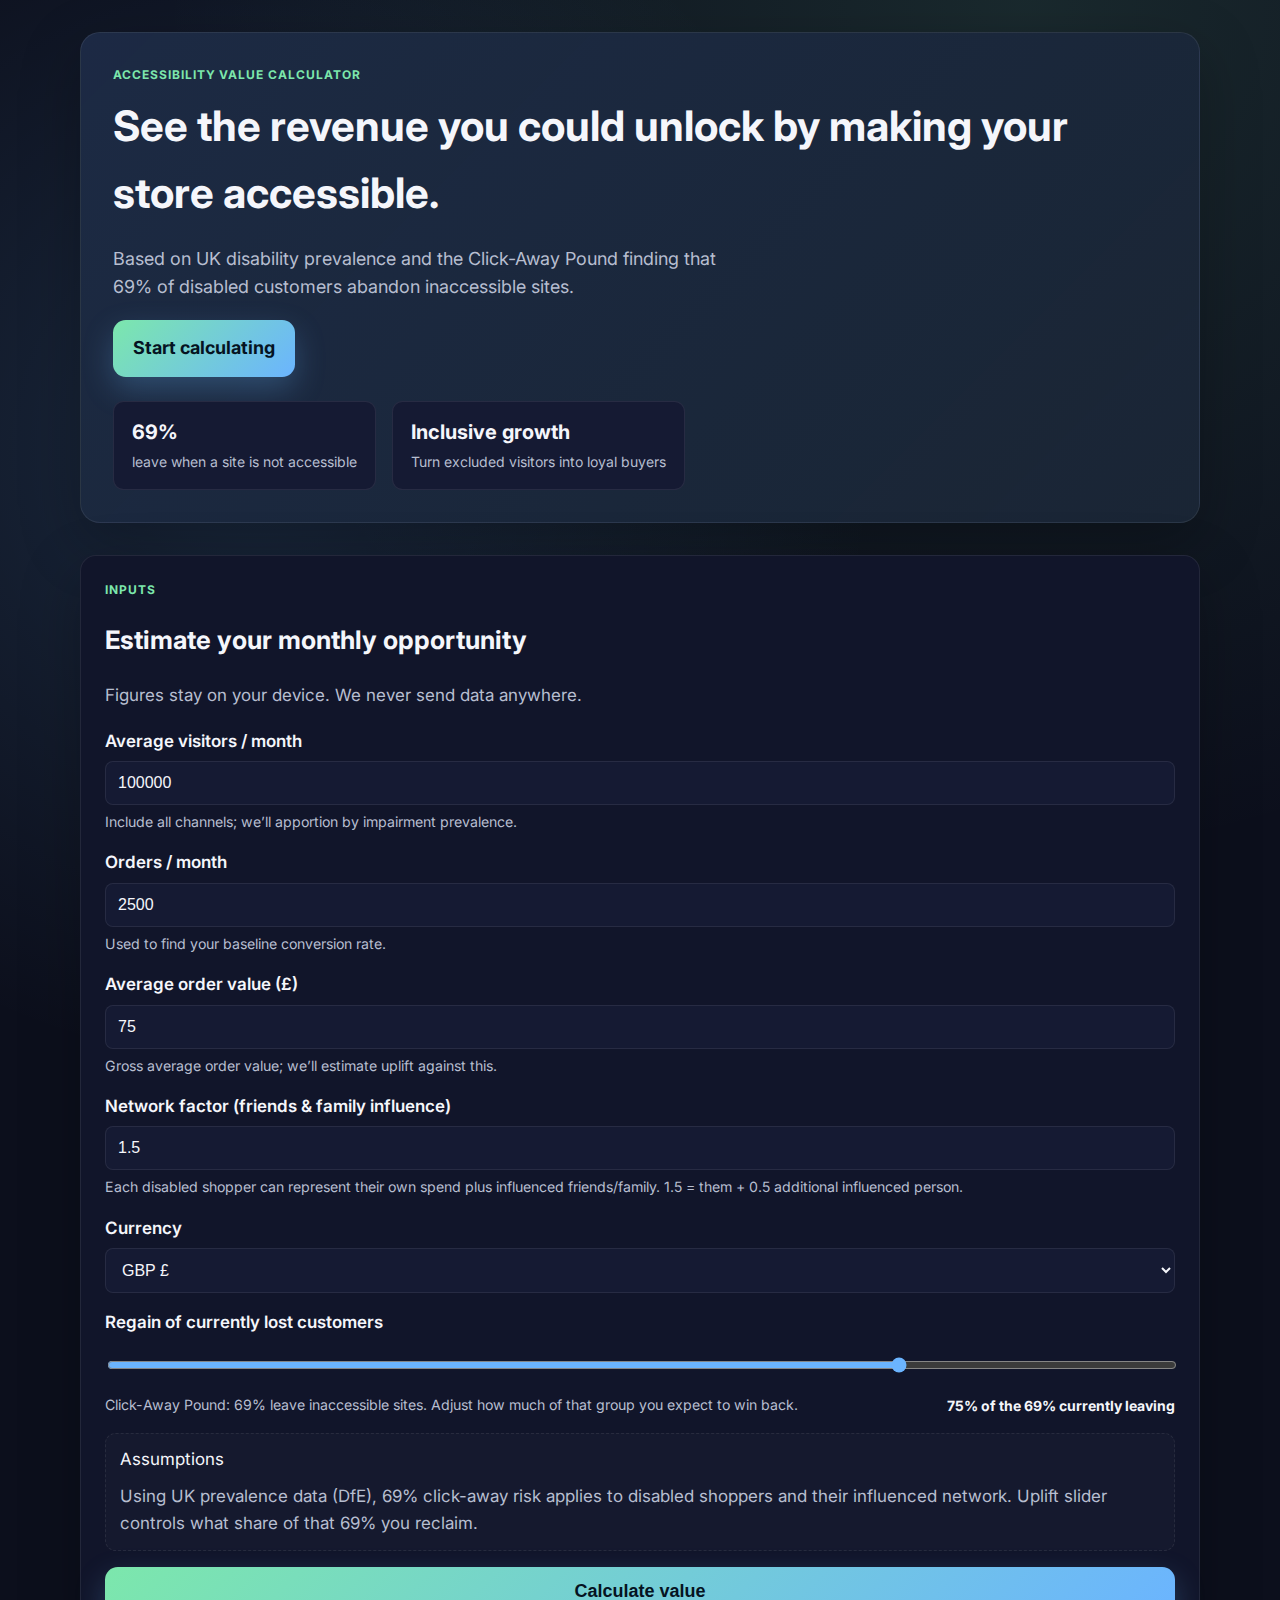
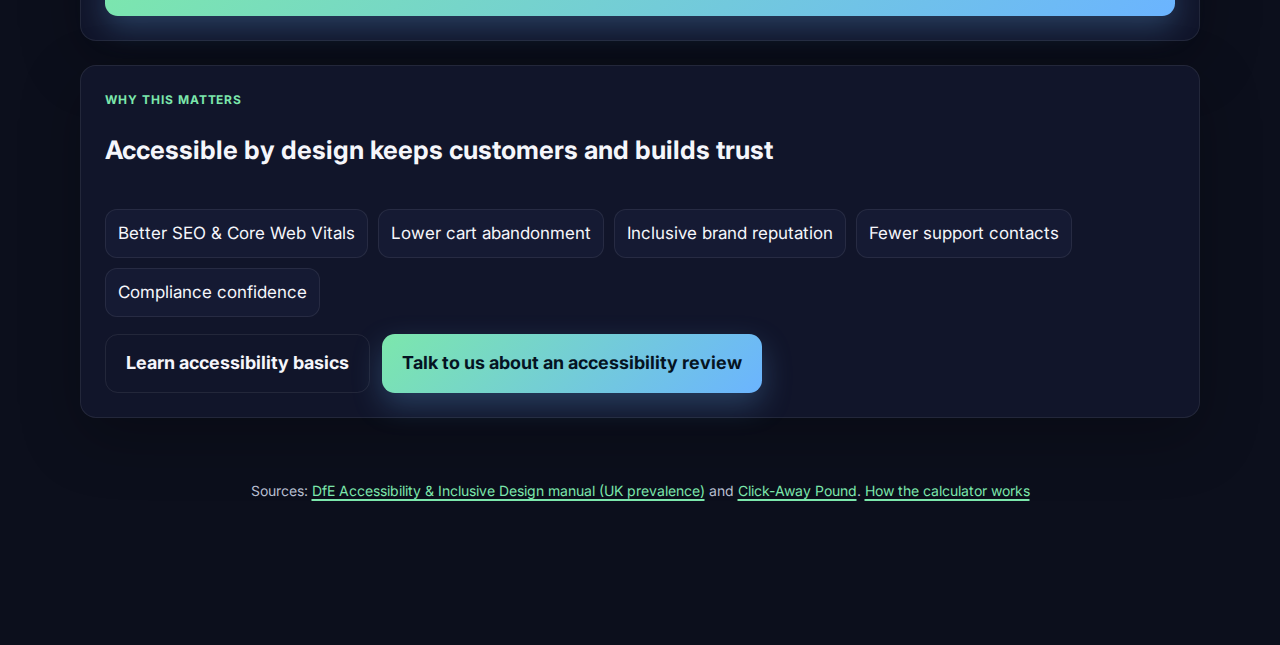
<file: index.html>
<!doctype html>
<html lang="en">
<head>
  <meta charset="UTF-8">
  <meta name="viewport" content="width=device-width, initial-scale=1.0">
  <title>Accessibility Value Calculator</title>
  <link rel="preconnect" href="https://fonts.googleapis.com">
  <link rel="preconnect" href="https://fonts.gstatic.com" crossorigin>
  <link href="https://fonts.googleapis.com/css2?family=Inter:wght@400;600;700&display=swap" rel="stylesheet">
  <link rel="stylesheet" href="./styles.css">
</head>
<body>
  <header class="hero">
    <div class="hero__content">
      <p class="eyebrow">Accessibility Value Calculator</p>
      <h1>See the revenue you could unlock by making your store accessible.</h1>
      <p class="lede">
        Based on UK disability prevalence and the Click-Away Pound finding that 69% of disabled customers abandon inaccessible sites.
      </p>
      <a class="cta" href="#calculator">Start calculating</a>
    </div>
    <div class="hero__badges" aria-label="Proof points">
      <div class="badge">
        <span class="badge__title">69%</span>
        <span class="badge__body">leave when a site is not accessible</span>
      </div>
      <div class="badge">
        <span class="badge__title">Inclusive growth</span>
        <span class="badge__body">Turn excluded visitors into loyal buyers</span>
      </div>
    </div>
  </header>

  <main>
    <section id="calculator" class="panel">
      <div class="panel__header">
        <div>
          <p class="eyebrow">Inputs</p>
          <h2>Estimate your monthly opportunity</h2>
          <p class="hint">Figures stay on your device. We never send data anywhere.</p>
        </div>
      </div>
      <form id="calc-form" class="grid gap">
        <label class="field">
          <span>Average visitors / month</span>
          <input type="number" inputmode="decimal" name="visitors" min="0" step="1" required aria-describedby="visitors-hint">
          <small id="visitors-hint">Include all channels; we’ll apportion by impairment prevalence.</small>
        </label>
        <label class="field">
          <span>Orders / month</span>
          <input type="number" inputmode="decimal" name="orders" min="0" step="1" required aria-describedby="orders-hint">
          <small id="orders-hint">Used to find your baseline conversion rate.</small>
        </label>
        <label class="field">
          <span>Average order value (£)</span>
          <input type="number" inputmode="decimal" name="aov" min="0" step="0.01" required aria-describedby="aov-hint">
          <small id="aov-hint">Gross average order value; we’ll estimate uplift against this.</small>
        </label>
        <label class="field">
          <span>Network factor (friends & family influence)</span>
          <input type="number" inputmode="decimal" name="networkFactor" min="1" max="3" step="0.1" value="1.5" aria-describedby="network-hint">
          <small id="network-hint">Each disabled shopper can represent their own spend plus influenced friends/family. 1.5 = them + 0.5 additional influenced person.</small>
        </label>
        <label class="field">
          <span>Currency</span>
          <select name="currency" id="currency" aria-label="Currency">
            <option value="GBP">GBP £</option>
            <option value="USD">USD $</option>
            <option value="EUR">EUR €</option>
          </select>
        </label>
        <label class="field">
          <span>Regain of currently lost customers</span>
          <input type="range" name="uplift" min="0" max="100" step="5" value="75" aria-describedby="uplift-hint">
          <div class="range-row">
            <small id="uplift-hint">Click-Away Pound: 69% leave inaccessible sites. Adjust how much of that group you expect to win back.</small>
            <strong id="uplift-value">75% of the 69% currently leaving</strong>
          </div>
        </label>
        <div class="field field--inline">
          <span>Assumptions</span>
          <p class="hint">Using UK prevalence data (DfE), 69% click-away risk applies to disabled shoppers and their influenced network. Uplift slider controls what share of that 69% you reclaim.</p>
        </div>
        <button class="cta" type="submit">Calculate value</button>
      </form>
    </section>
    <section class="panel">
      <div class="panel__header">
        <div>
          <p class="eyebrow">Why this matters</p>
          <h2>Accessible by design keeps customers and builds trust</h2>
        </div>
      </div>
      <ul class="pill-list">
        <li>Better SEO & Core Web Vitals</li>
        <li>Lower cart abandonment</li>
        <li>Inclusive brand reputation</li>
        <li>Fewer support contacts</li>
        <li>Compliance confidence</li>
      </ul>
      <div class="cta-row">
        <a class="cta secondary" href="https://www.w3.org/WAI/fundamentals/accessibility-intro/" target="_blank" rel="noreferrer">Learn accessibility basics</a>
        <a class="cta" href="mailto:hello@example.com">Talk to us about an accessibility review</a>
      </div>
    </section>
  </main>

  <footer class="footer">
    <p>
      Sources:
      <a class="inline-link" href="https://accessibility.education.gov.uk/app/how-many-people/10000" target="_blank" rel="noreferrer">DfE Accessibility & Inclusive Design manual (UK prevalence)</a>
      and
      <a class="inline-link" href="https://www.clickawaypound.com/" target="_blank" rel="noreferrer">Click-Away Pound</a>.
      <a class="inline-link" href="explain.html">How the calculator works</a>
    </p>
  </footer>

  <script type="module" src="./main.js"></script>
</body>
</html>
</file>
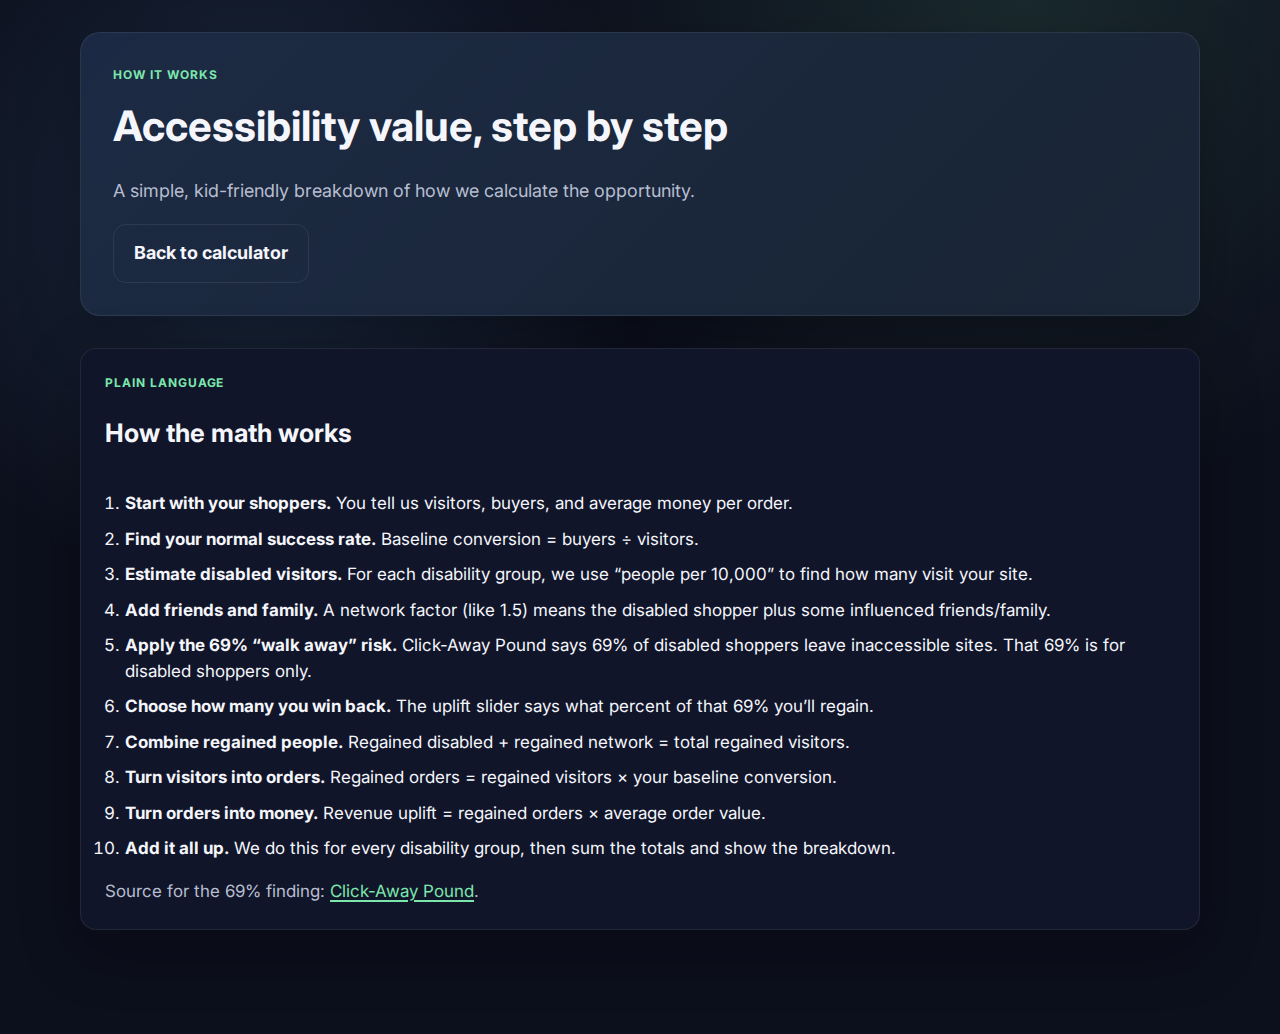
<file: explain.html>
<!doctype html>
<html lang="en">
<head>
  <meta charset="UTF-8">
  <meta name="viewport" content="width=device-width, initial-scale=1.0">
  <title>How the calculator works</title>
  <link rel="preconnect" href="https://fonts.googleapis.com">
  <link rel="preconnect" href="https://fonts.gstatic.com" crossorigin>
  <link href="https://fonts.googleapis.com/css2?family=Inter:wght@400;600;700&display=swap" rel="stylesheet">
  <link rel="stylesheet" href="./styles.css">
</head>
<body>
  <header class="hero hero--compact">
    <div class="hero__content">
      <p class="eyebrow">How it works</p>
      <h1>Accessibility value, step by step</h1>
      <p class="lede">A simple, kid-friendly breakdown of how we calculate the opportunity.</p>
      <a class="cta secondary" href="index.html">Back to calculator</a>
    </div>
  </header>

  <main>
    <section class="panel">
      <div class="panel__header panel__header--stack">
        <div>
          <p class="eyebrow">Plain language</p>
          <h2>How the math works</h2>
        </div>
      </div>
      <ol class="explain-list">
        <li><strong>Start with your shoppers.</strong> You tell us visitors, buyers, and average money per order.</li>
        <li><strong>Find your normal success rate.</strong> Baseline conversion = buyers ÷ visitors.</li>
        <li><strong>Estimate disabled visitors.</strong> For each disability group, we use “people per 10,000” to find how many visit your site.</li>
        <li><strong>Add friends and family.</strong> A network factor (like 1.5) means the disabled shopper plus some influenced friends/family.</li>
        <li><strong>Apply the 69% “walk away” risk.</strong> Click-Away Pound says 69% of disabled shoppers leave inaccessible sites. That 69% is for disabled shoppers only.</li>
        <li><strong>Choose how many you win back.</strong> The uplift slider says what percent of that 69% you’ll regain.</li>
        <li><strong>Combine regained people.</strong> Regained disabled + regained network = total regained visitors.</li>
        <li><strong>Turn visitors into orders.</strong> Regained orders = regained visitors × your baseline conversion.</li>
        <li><strong>Turn orders into money.</strong> Revenue uplift = regained orders × average order value.</li>
        <li><strong>Add it all up.</strong> We do this for every disability group, then sum the totals and show the breakdown.</li>
      </ol>
      <p class="hint">Source for the 69% finding: <a class="inline-link" href="https://www.clickawaypound.com/" target="_blank" rel="noreferrer">Click-Away Pound</a>.</p>
    </section>
  </main>
</body>
</html>
</file>
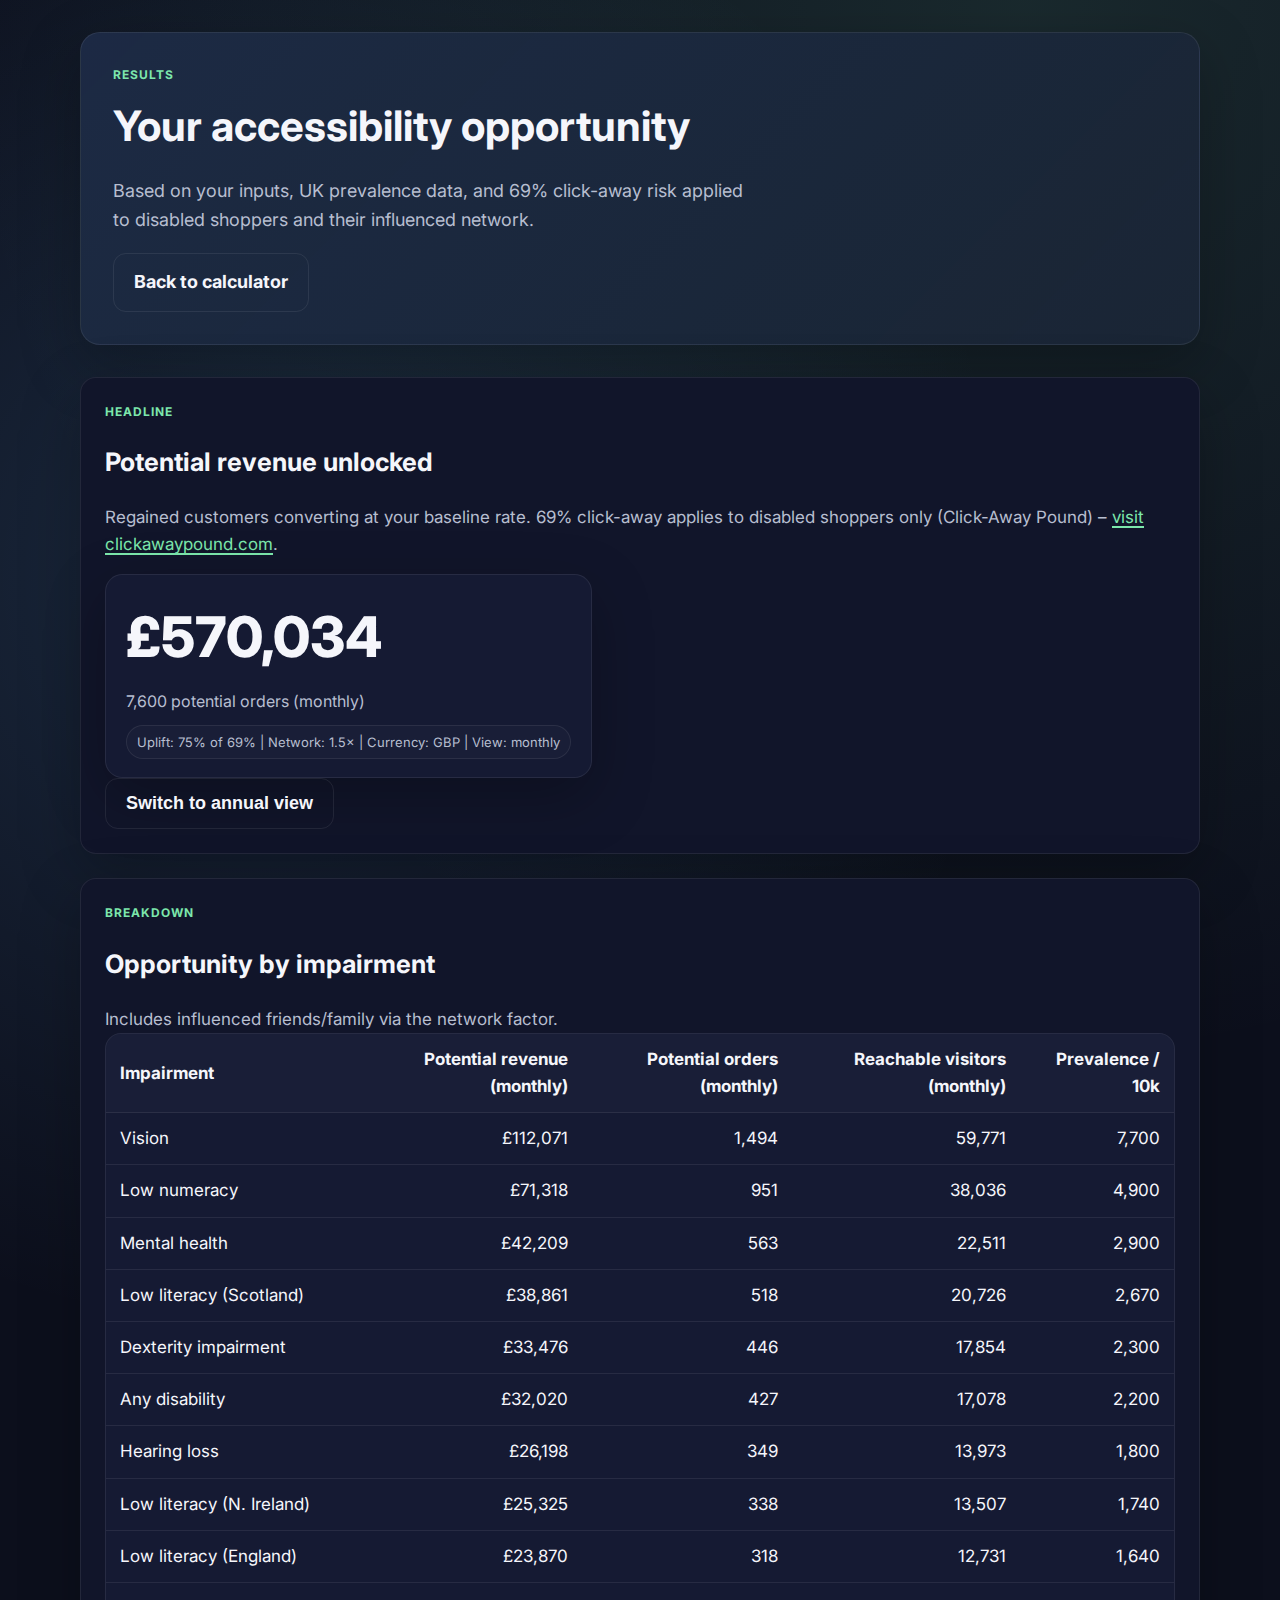
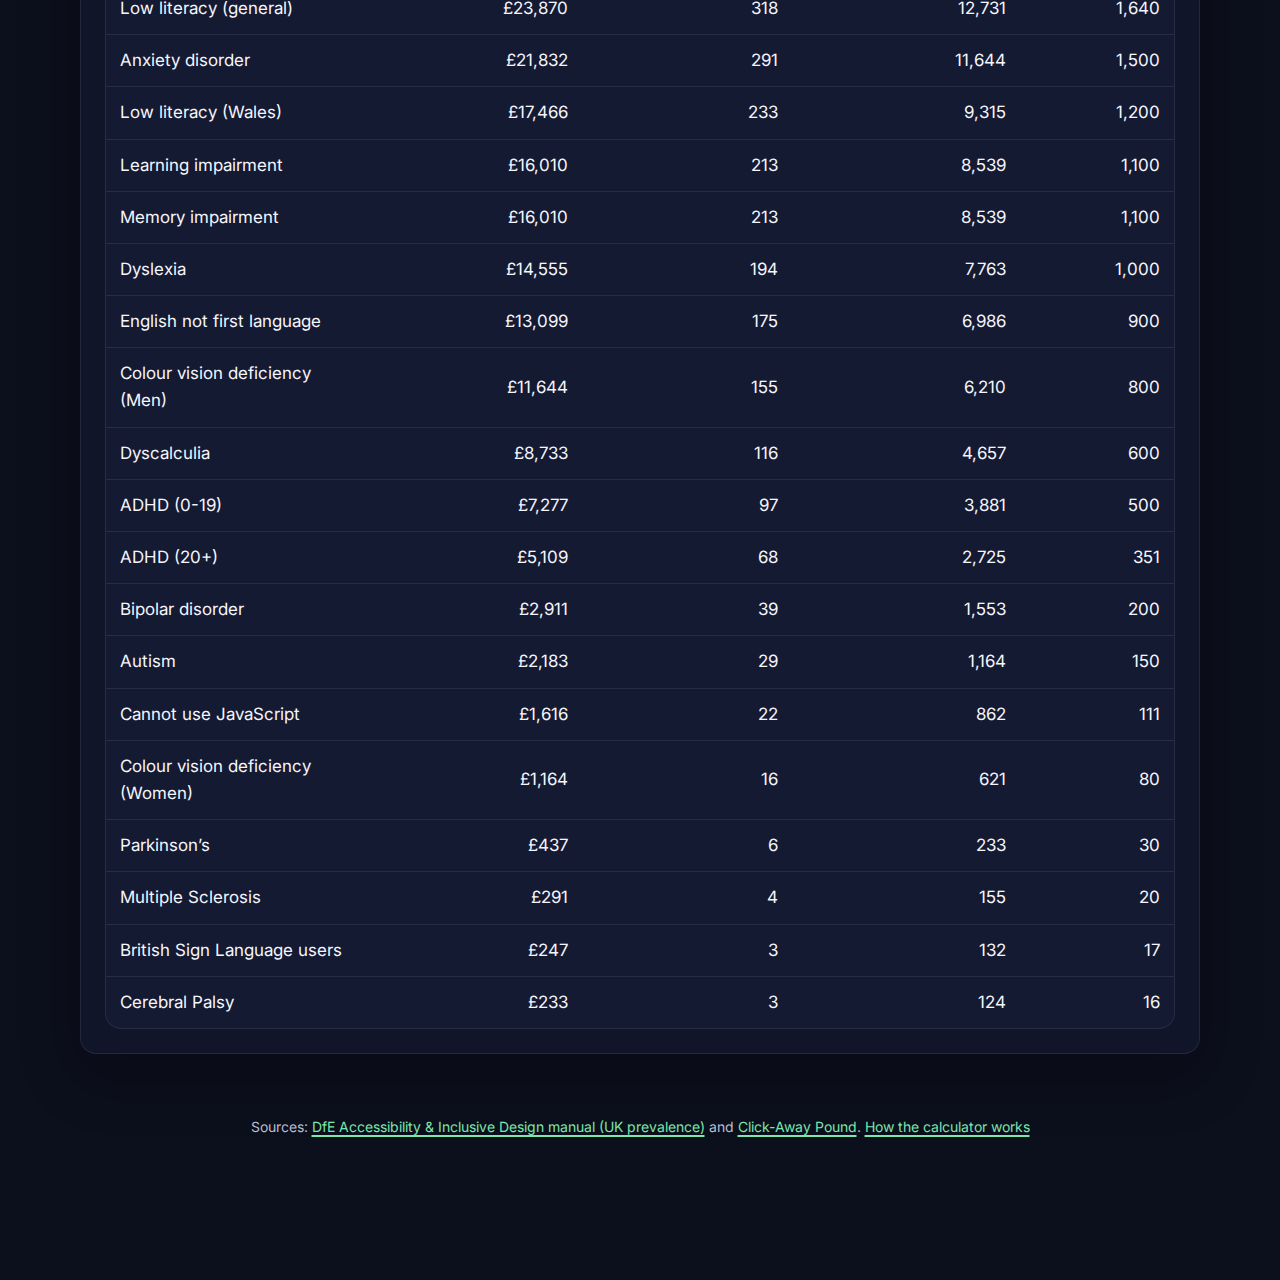
<file: result.html>
<!doctype html>
<html lang="en">
<head>
  <meta charset="UTF-8">
  <meta name="viewport" content="width=device-width, initial-scale=1.0">
  <title>Accessibility Value Calculator – Results</title>
  <link rel="preconnect" href="https://fonts.googleapis.com">
  <link rel="preconnect" href="https://fonts.gstatic.com" crossorigin>
  <link href="https://fonts.googleapis.com/css2?family=Inter:wght@400;600;700&display=swap" rel="stylesheet">
  <link rel="stylesheet" href="./styles.css">
</head>
<body>
  <header class="hero hero--compact">
    <div class="hero__content">
      <p class="eyebrow">Results</p>
      <h1>Your accessibility opportunity</h1>
      <p class="lede">Based on your inputs, UK prevalence data, and 69% click-away risk applied to disabled shoppers and their influenced network.</p>
      <a class="cta secondary" href="index.html">Back to calculator</a>
    </div>
  </header>

  <main>
    <section class="panel">
      <div class="panel__header panel__header--stack">
        <div>
          <p class="eyebrow">Headline</p>
          <h2>Potential revenue unlocked</h2>
          <p class="hint">
            Regained customers converting at your baseline rate. 69% click-away applies to disabled shoppers only (Click-Away Pound) –
            <a class="inline-link" href="https://www.clickawaypound.com/" target="_blank" rel="noreferrer">visit clickawaypound.com</a>.
          </p>
        </div>
        <div class="headline-total" aria-live="polite">
          <div class="headline-total__value" id="headline-revenue">–</div>
          <div class="headline-total__meta" id="headline-orders">– potential orders</div>
          <div class="headline-total__pill" id="headline-params">–</div>
        </div>
      </div>
      <div class="toggle-row">
        <button class="cta secondary cta--ghost" id="toggle-mode" type="button">Switch to annual view</button>
      </div>
    </section>

    <section class="panel">
      <div class="panel__header panel__header--stack">
        <div>
          <p class="eyebrow">Breakdown</p>
          <h2>Opportunity by impairment</h2>
          <p class="hint">Includes influenced friends/family via the network factor.</p>
        </div>
      </div>
      <div class="table-wrapper" aria-live="polite">
        <table class="breakdown-table" id="breakdown-table">
          <thead>
            <tr>
              <th>Impairment</th>
              <th id="th-revenue">Potential revenue (monthly)</th>
              <th id="th-orders">Potential orders (monthly)</th>
              <th id="th-visitors">Reachable visitors (monthly)</th>
              <th>Prevalence / 10k</th>
            </tr>
          </thead>
          <tbody></tbody>
        </table>
      </div>
    </section>
  </main>

  <footer class="footer">
    <p>
      Sources:
      <a class="inline-link" href="https://accessibility.education.gov.uk/app/how-many-people/10000" target="_blank" rel="noreferrer">DfE Accessibility & Inclusive Design manual (UK prevalence)</a>
      and
      <a class="inline-link" href="https://www.clickawaypound.com/" target="_blank" rel="noreferrer">Click-Away Pound</a>.
      <a class="inline-link" href="explain.html">How the calculator works</a>
    </p>
  </footer>
  <script type="module" src="./result.js"></script>
</body>
</html>
</file>
<file: styles.css>
*,
*::before,
*::after {
  box-sizing: border-box;
}

:root {
  color-scheme: light;
  --bg: #0c0f1c;
  --panel: #11152a;
  --card: #151a33;
  --accent: #7ce7ac;
  --accent-2: #6bb4ff;
  --text: #f5f6fb;
  --muted: #b7bed0;
  --border: rgba(255, 255, 255, 0.08);
  --shadow: 0 20px 60px rgba(0, 0, 0, 0.25);
  --radius: 16px;
  font-family: 'Inter', system-ui, -apple-system, BlinkMacSystemFont, 'Segoe UI', sans-serif;
  font-size: 17px;
  background: radial-gradient(circle at 20% 20%, rgba(108, 189, 255, 0.15), transparent 30%),
              radial-gradient(circle at 80% 0%, rgba(124, 231, 172, 0.12), transparent 35%),
              var(--bg);
  color: var(--text);
}

body {
  margin: 0;
  padding: 0 16px 80px;
  line-height: 1.6;
}

main {
  max-width: 1120px;
  margin: 0 auto;
}

header.hero {
  max-width: 1120px;
  margin: 32px auto;
  padding: 32px;
  border: 1px solid var(--border);
  border-radius: calc(var(--radius) * 1.25);
  background: linear-gradient(135deg, rgba(108, 189, 255, 0.12), rgba(124, 231, 172, 0.08)) , var(--panel);
  display: grid;
  gap: 24px;
  box-shadow: var(--shadow);
}

.hero--compact {
  margin-bottom: 8px;
}

.hero__content h1 {
  margin: 8px 0 12px;
  font-size: clamp(28px, 4vw, 42px);
}

.hero__content .lede {
  color: var(--muted);
  max-width: 640px;
}

.hero__badges {
  display: flex;
  gap: 16px;
  flex-wrap: wrap;
}

.badge {
  padding: 14px 18px;
  border-radius: calc(var(--radius) / 1.5);
  background: var(--card);
  border: 1px solid var(--border);
  min-width: 160px;
}

.badge__title {
  display: block;
  font-weight: 700;
  font-size: 20px;
}

.badge__body {
  color: var(--muted);
  font-size: 14px;
}

.eyebrow {
  letter-spacing: 0.08em;
  text-transform: uppercase;
  color: var(--accent);
  font-weight: 700;
  font-size: 12px;
  margin: 0 0 4px;
}

.lede {
  font-size: 18px;
}

.cta {
  display: inline-flex;
  align-items: center;
  justify-content: center;
  gap: 8px;
  padding: 14px 20px;
  background: linear-gradient(135deg, var(--accent), var(--accent-2));
  color: #051322;
  font-weight: 700;
  font-size: 18px;
  border-radius: calc(var(--radius) / 1.25);
  border: none;
  cursor: pointer;
  text-decoration: none;
  box-shadow: 0 12px 30px rgba(108, 189, 255, 0.25);
  transition: transform 0.08s ease, box-shadow 0.12s ease, filter 0.12s ease;
}

.cta:hover {
  transform: translateY(-1px);
  box-shadow: 0 16px 34px rgba(108, 189, 255, 0.35);
  filter: brightness(1.05);
}

.cta:active {
  transform: translateY(0);
  box-shadow: 0 10px 24px rgba(108, 189, 255, 0.2);
  filter: brightness(0.97);
}

.cta.secondary {
  background: transparent;
  color: var(--text);
  border: 1px solid var(--border);
  box-shadow: none;
}

.cta.secondary:hover {
  transform: translateY(-1px);
  box-shadow: 0 8px 22px rgba(0, 0, 0, 0.25);
  border-color: var(--accent-2);
}

.cta.secondary:active {
  transform: translateY(0);
  box-shadow: 0 4px 12px rgba(0, 0, 0, 0.2);
}

.panel {
  margin: 24px auto;
  padding: 24px;
  border-radius: var(--radius);
  border: 1px solid var(--border);
  background: var(--panel);
  box-shadow: var(--shadow);
}

.panel__header {
  display: flex;
  align-items: center;
  justify-content: space-between;
  flex-wrap: wrap;
  gap: 16px;
}

.panel__header--stack {
  flex-direction: column;
  align-items: flex-start;
}

.hint {
  color: var(--muted);
  margin: 4px 0 0;
}

form.grid {
  margin-top: 18px;
}

.grid {
  display: grid;
}

.gap {
  gap: 16px;
}

.cards {
  grid-template-columns: repeat(auto-fit, minmax(240px, 1fr));
}

.field {
  display: grid;
  gap: 6px;
}

.field--inline {
  padding: 12px 14px;
  border: 1px dashed var(--border);
  border-radius: calc(var(--radius) / 1.5);
  background: rgba(255, 255, 255, 0.02);
}

label span {
  font-weight: 600;
}

input {
  padding: 12px;
  border-radius: calc(var(--radius) / 2);
  border: 1px solid var(--border);
  background: var(--card);
  color: var(--text);
  font-size: 16px;
}

input:focus {
  outline: 2px solid var(--accent-2);
  border-color: var(--accent-2);
}

select {
  padding: 12px;
  border-radius: calc(var(--radius) / 2);
  border: 1px solid var(--border);
  background: var(--card);
  color: var(--text);
  font-size: 16px;
}

input[type="range"] {
  width: 100%;
  accent-color: var(--accent-2);
}

input[type="range"]:focus {
  outline: none;
}

.range-row {
  display: flex;
  align-items: center;
  justify-content: space-between;
  gap: 12px;
  flex-wrap: wrap;
}

.range-row strong {
  font-size: 14px;
}

small {
  color: var(--muted);
}

.card {
  padding: 16px;
  background: var(--card);
  border: 1px solid var(--border);
  border-radius: calc(var(--radius) / 1.3);
}

.card__title {
  display: flex;
  align-items: center;
  gap: 8px;
  font-weight: 700;
  margin: 0;
}

.pill {
  display: inline-flex;
  align-items: center;
  gap: 4px;
  padding: 4px 8px;
  border-radius: 999px;
  border: 1px solid var(--border);
  color: var(--muted);
  font-size: 12px;
}

.card__body {
  color: var(--muted);
  font-size: 14px;
  margin: 8px 0 12px;
}

.stat-row {
  display: flex;
  justify-content: space-between;
  align-items: baseline;
  margin: 4px 0;
}

.stat-row strong {
  font-size: 18px;
}

.pill-list {
  display: flex;
  flex-wrap: wrap;
  gap: 10px;
  padding: 0;
  list-style: none;
}

.pill-list li {
  background: var(--card);
  border: 1px solid var(--border);
  padding: 10px 12px;
  border-radius: 12px;
}

.cta-row {
  display: flex;
  gap: 12px;
  flex-wrap: wrap;
  margin-top: 16px;
}

.inline-link {
  color: var(--accent);
  text-decoration: underline;
  text-decoration-thickness: 2px;
  text-underline-offset: 3px;
}

.explain-list {
  display: grid;
  gap: 10px;
  padding-left: 20px;
  margin: 16px 0;
}

.explain-list li {
  line-height: 1.5;
}

.total-card {
  padding: 14px 16px;
  background: var(--card);
  border: 1px solid var(--border);
  border-radius: var(--radius);
  min-width: 240px;
}

.total-card__label {
  text-transform: uppercase;
  letter-spacing: 0.06em;
  font-size: 12px;
  color: var(--muted);
}

.total-card__value {
  font-size: 28px;
  font-weight: 700;
  margin: 6px 0;
}

.total-card__meta {
  color: var(--muted);
  font-size: 14px;
}

.headline-total {
  padding: 18px 20px;
  background: var(--card);
  border: 1px solid var(--border);
  border-radius: calc(var(--radius) * 1.1);
  box-shadow: var(--shadow);
  min-width: 320px;
}

.headline-total__value {
  font-size: clamp(36px, 6vw, 56px);
  font-weight: 800;
}

.headline-total__meta {
  color: var(--muted);
  font-size: 16px;
  margin-top: 6px;
}

.headline-total__pill {
  display: inline-flex;
  margin-top: 10px;
  padding: 6px 10px;
  border-radius: 999px;
  border: 1px solid var(--border);
  background: rgba(255, 255, 255, 0.02);
  color: var(--muted);
  font-size: 13px;
}

.table-wrapper {
  overflow-x: auto;
  border: 1px solid var(--border);
  border-radius: var(--radius);
  background: var(--card);
}

.breakdown-table {
  width: 100%;
  border-collapse: collapse;
  min-width: 640px;
}

.breakdown-table th,
.breakdown-table td {
  padding: 12px 14px;
  border-bottom: 1px solid var(--border);
  text-align: left;
}

.breakdown-table thead {
  background: rgba(255, 255, 255, 0.02);
}

.breakdown-table tr:last-child td {
  border-bottom: none;
}

.breakdown-table td:nth-child(2),
.breakdown-table td:nth-child(3),
.breakdown-table td:nth-child(4),
.breakdown-table th:nth-child(2),
.breakdown-table th:nth-child(3),
.breakdown-table th:nth-child(4) {
  text-align: right;
}

.breakdown-table td:nth-child(5),
.breakdown-table th:nth-child(5) {
  text-align: right;
}

.footer {
  max-width: 1120px;
  margin: 32px auto 0;
  padding: 16px 0 48px;
  color: var(--muted);
  text-align: center;
  font-size: 14px;
}

@media (max-width: 720px) {
  header.hero {
    padding: 20px;
  }

  .panel {
    padding: 20px;
  }

  .panel__header {
    align-items: flex-start;
  }
}
</file>
